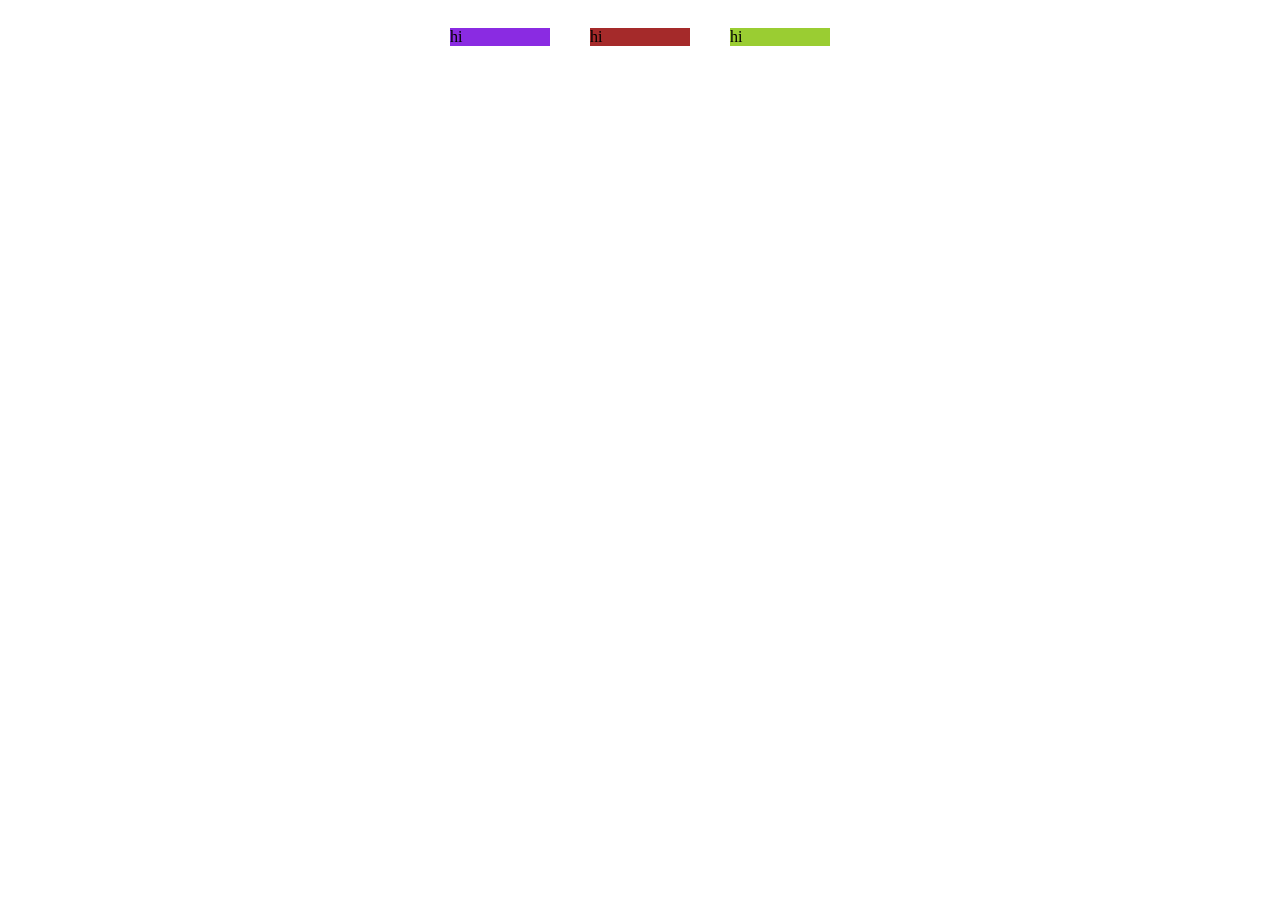
<file: css/index.html>
<!DOCTYPE html>
<html lang="en">
<head>
    <meta charset="UTF-8">
    <meta name="viewport" content="width=device-width, initial-scale=1.0">
    <link rel="stylesheet" href="./style.css">
    <title>Document</title>
</head>
<body>
    <main class="parent">
        <div class="child1">
            <div class="grand-child1">hi</div>
        </div>
        <div class="child2">
            <div class="grand-child2">hi</div>
        </div>
        <div class="child3">
            <div class="grand-child3">hi</div>
        </div>
    </main>
</body>
</html>
</file>
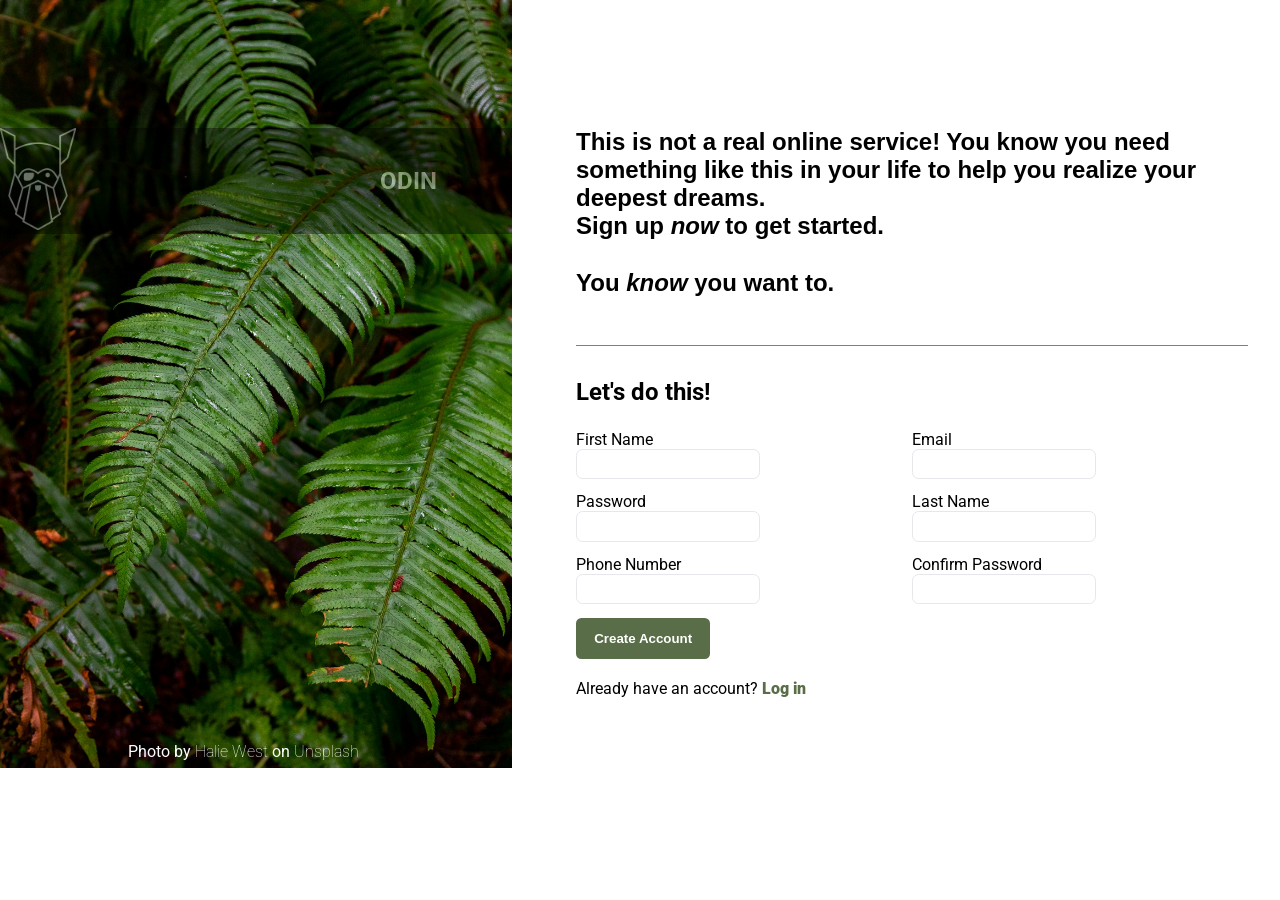
<file: form/index.html>
<!DOCTYPE html>
<html lang="en">
<head>
    <meta charset="UTF-8">
    <meta name="viewport" content="width=device-width, initial-scale=1.0">
    <link rel="stylesheet" href="style.css">
    <title>Form</title>
</head>
<body>
    <main>
        <aside>
            <img src="assets/halie-west-25xggax4bSA-unsplash.jpg" alt="leaves">
            <div class="odin">
                <div class="logo">
                    <img src="assets/odin-lined.png" alt="odin logo">
                </div>
                <div class="logo">
                    <h1>ODIN</h1>
                </div>
            </div>
            <footer>
                <p>Photo by <a href="#">Halie West</a> on <a href="#">Unsplash</a></p>
            </footer>
        </aside>
        <section>
            <div class="text">
            <p>This is not a real online service! You know you need something like this in your life to help you realize your deepest dreams.</p>
            <p>Sign up <span>now</span> to get started.</p>
            <p class="passage">You <span>know</span> you want to.</p>
        </div><hr>
        <fieldset>
            <legend><h2>Let's do this!</h2></legend>
            <form action="#" method="post">
                <div class="box">
                    <label for="first_name">First Name</label><br>
                    <input type="text" id="first_name" required min="3">
                </div>
                <div class="box">
                    <label for="email">Email</label><br>
                    <input type="email" id="email" required>
                </div>
                <div class="box">
                    <label for="password">Password</label><br>
                    <input type="passsword" id="password" required min="8">
                </div>
                <div class="box">
                    <label for="last_name">Last Name</label><br>
                    <input type="text" id="last_name" required min="3">
                </div>
                <div class="box">
                    <label for="number">Phone Number</label><br>
                    <input type="text" id="number" required min="3" max="10">
                </div>
                <div class="box">
                    <label for="confirm-pass">Confirm Password</label><br>
                    <input type="password" id="confirm-pass" required>
                </div>
            </form>
        </fieldset>
        <button type="submit">Create Account</button>
        <p class="end">Already have an account? <a href="#">Log in</a></p>
        </section>
    </main>
</body>
</html>
</file>
<file: css/style.css>
.parent {
    width: 100%;
    display: flex;
    flex-direction: row;
    justify-content: center;
    align-content: space-between;
}

.parent > div{
    width: 100px;
    margin: 20px;
}

.child1 {
    background-color: blueviolet;
}

.child2 {
    background-color: brown;
}

.child3 {
    background-color: yellowgreen;
}
</file>
<file: form/style.css>
@import url('https://fonts.googleapis.com/css2?family=Dancing+Script:wght@400..700&family=Montserrat:ital,wght@0,100..900;1,100..900&family=Open+Sans:ital,wght@0,300..800;1,300..800&family=Roboto:ital,wght@0,100..900;1,100..900&display=swap');

* {
    margin: 0;
    padding: 0;
    border: 0;
    box-sizing: border-box;
}
main {
    display: flex;
    gap: 20em;
    font-family: "Roboto", sans-serif;
}
aside {
    flex: 1;
}

section {
    flex: 3;
    padding: 2em;
}

aside > img{
    max-width: 40%;
    height: auto;
    position: absolute;
}

div.odin {
    margin-top: 10%;
    display: flex;
    position: absolute;
    width: 40%;
    height: auto;
    background: black;
    opacity: 0.4;
    align-items: center;
    color: white;
}
.odin> div > img {
    width: 20%;
}

.logo {
    flex-direction: row;
}

footer {
    position: absolute;
    color: white;
    text-align: center;
    align-items: center;
    justify-content: center;
    margin: 58% 0;
    padding: 0px 10%;
}

.text {
    margin-top: 6rem;
    font-size: 24px;
    font-family: sans-serif;
    font-weight: 700;
    border-bottom: 1px solid grey;
    box-shadow: 0 2px 0 -2px rgba(0, 0, 0, 0.9);
}
span {
    font-style: italic;
}

.passage {
    margin-top: 1.2em;
    margin-bottom: 2em;
}

fieldset {
    margin-top: 2em;
}

h2 {
    margin-bottom: 1em;

}

form {
    display: grid;
    grid-template-columns: auto auto;
}

.box > input {
    border: 0.1em solid #E5E7EB;
    margin: 0 0 1em 0;
    padding: 0.5em;
    border-radius: 0.5em;
}
.box > input:focus {
    border: 0.5px solid rgb(195, 246, 248);
    cursor: pointer;
}
input:hover {
    cursor: pointer;
}

input:user-invalid {
    border: 0.1em solid red;
}

input:user-valid {
    border: 0.1em solid blue;
}

button {
    width: 20%;
    padding: 1em;
    border-radius: 0.4em;
    background-color: #596D48;
    color: white;
    font-weight: 600;
    cursor: pointer;
}

.end {
    margin-top: 20px;
}

a {
    text-decoration: none;
    font-weight: 900;
    color: #596D48;
}

a:visited {
    color: plum;
}

footer > p > a {
    color: white;
    font-weight: 100;
}
</file>
